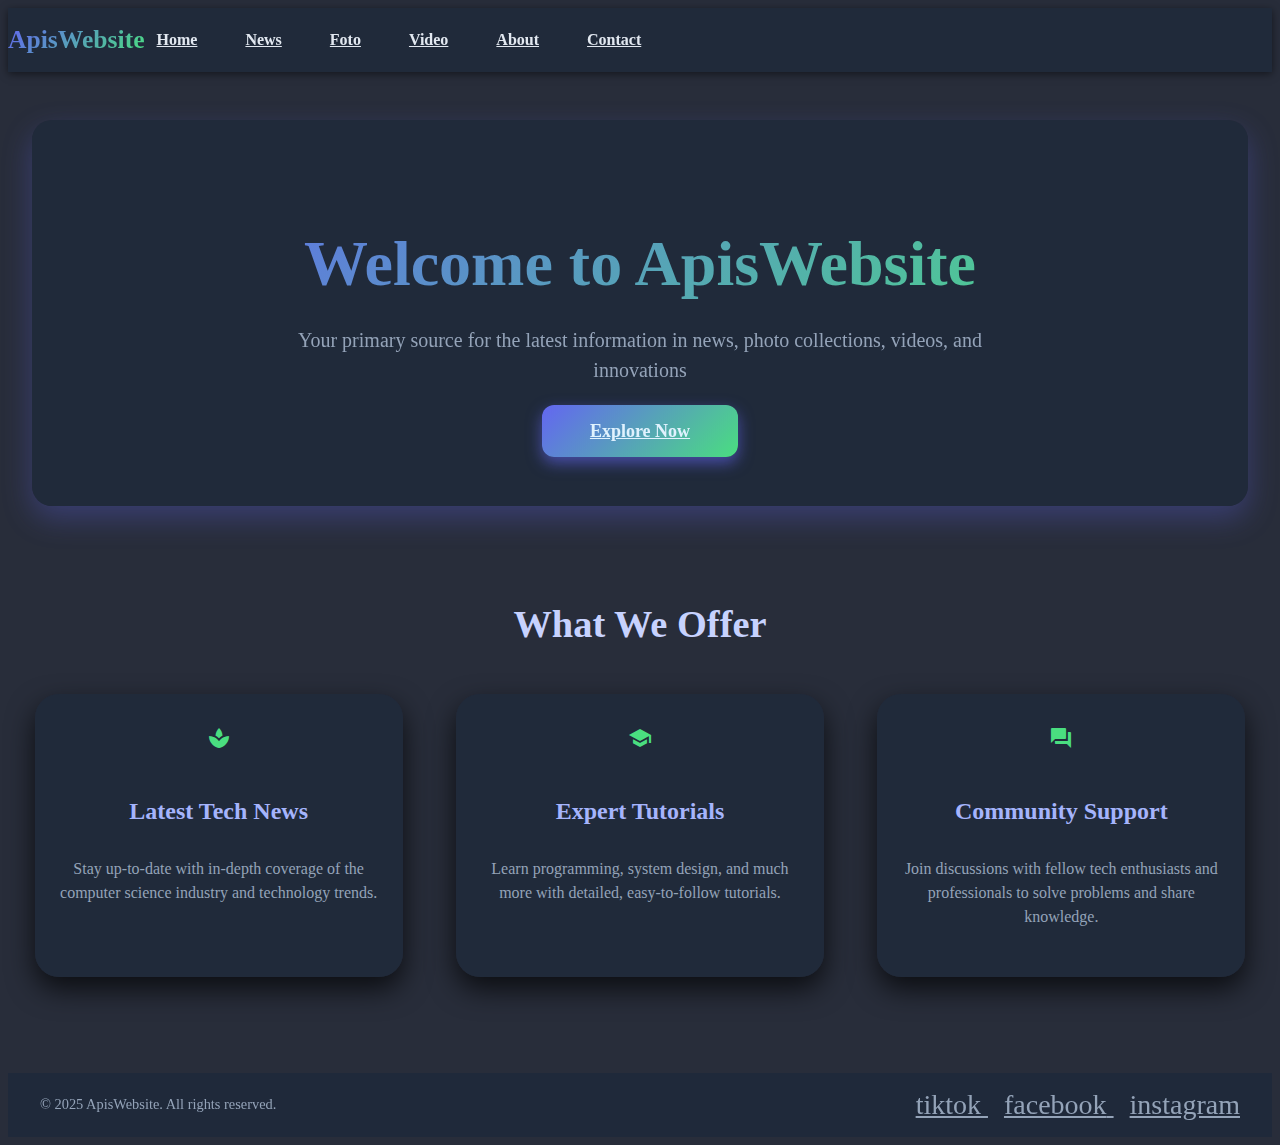
<file: index.html>
<!DOCTYPE html>
          <html>
            <head>
              <title>ApisWebsite - Home</title>
              <link rel="stylesheet" href="style3.css" href="videos.html" href="profile.html" href="contact.html" href="BERITA.html" href="FOTO.html">
              <link
                href="https://fonts.googleapis.com/icon?family=Material+Icons"
                rel="stylesheet"></a>
            </head>
            <body style="background-color: rgb(40, 45, 58);">
              <header role="banner" class="header">
                <div class="container header-container">
                  <a href="index.html" class="brand" aria-label="Apis homepage"
                    >ApisWebsite</a
                  >
                  <nav
                    role="navigation"  
                    aria-label="Primary navigation" 
                    class="nav"
                  >
                    <a href="index.html" class="nav-link" tabindex="0">Home</a>
                    <a href="BERITA.html" class="nav-link" tabindex="0">News</a>
                    <a href="FOTO.html" class="nav-link" tabindex="0"
                      >Foto</a
                    >
                    <a href="galerivideo.html" class="nav-link" tabindex="0"
                      >Video</a
                    >
                    <a href="profile.html" class="nav-link" tabindex="0"
                      >About</a
                    >
                    <a href="contact.html" class="nav-link" tabindex="0"
                      >Contact</a
                    >
                  </nav>
                </div>
              </header>

              <main class="main-content">
                <section class="hero">
                  <div class="container hero-content">
                    <h1>Welcome to ApisWebsite</h1>
                    <p>
                      Your primary source for the latest information in news,
                      photo collections, videos, and innovations
                    </p>
                    <a href="#" class="btn-primary" role="button"
                      >Explore Now</a
                    >
                  </div>
                </section>

                <section class="features container">
                  <h2 class="section-title">What We Offer</h2>
                  <div class="features-grid">
                    <article class="feature-card" tabindex="0">
                      <span
                        class="material-icons feature-icon"
                        aria-hidden="true"
                        >newspaper</span
                      >
                      <h3>Latest Tech News</h3>
                      <p>
                        Stay up-to-date with in-depth coverage of the computer
                        science industry and technology trends.
                      </p>
                    </article>

                    <article class="feature-card" tabindex="0">
                      <span
                        class="material-icons feature-icon"
                        aria-hidden="true"
                        >school</span
                      >
                      <h3>Expert Tutorials</h3>
                      <p>
                        Learn programming, system design, and much more with
                        detailed, easy-to-follow tutorials.
                      </p>
                    </article>

                    <article class="feature-card" tabindex="0">
                      <span
                        class="material-icons feature-icon"
                        aria-hidden="true"
                        >forum</span
                      >
                      <h3>Community Support</h3>
                      <p>
                        Join discussions with fellow tech enthusiasts and
                        professionals to solve problems and share knowledge.
                      </p>
                    </article>
                  </div>
                </section>
              </main>

              <footer class="footer" role="contentinfo">
                <div class="container footer-content">
                  <p>&copy; 2025 ApisWebsite. All rights reserved.</p>
                  <nav aria-label="social media">
                    <a
                      href="#"
                      class="social-link"
                      aria-label="Visit Apis Tiktok"
                    >
                      <span class="material-icons-outlined">tiktok</span>
                    </a>
                    <a
                      href="#"
                      class="social-link"
                      aria-label="Visit Apis Facebook"
                    >
                      <span class="material-icons-outlined">facebook</span>
                    </a>
                    <a
                      href=""
                      class="social-link"
                      aria-label="Visit Apis Instagram"
                      
                    >
                      <span class="material-icons-outlined">instagram</span>
                    </a>
                  </nav>
                </div>
              </footer>
            </body>
          </html>
        </nav>
      </div>
    </header>
  </body>
</html>
</file>
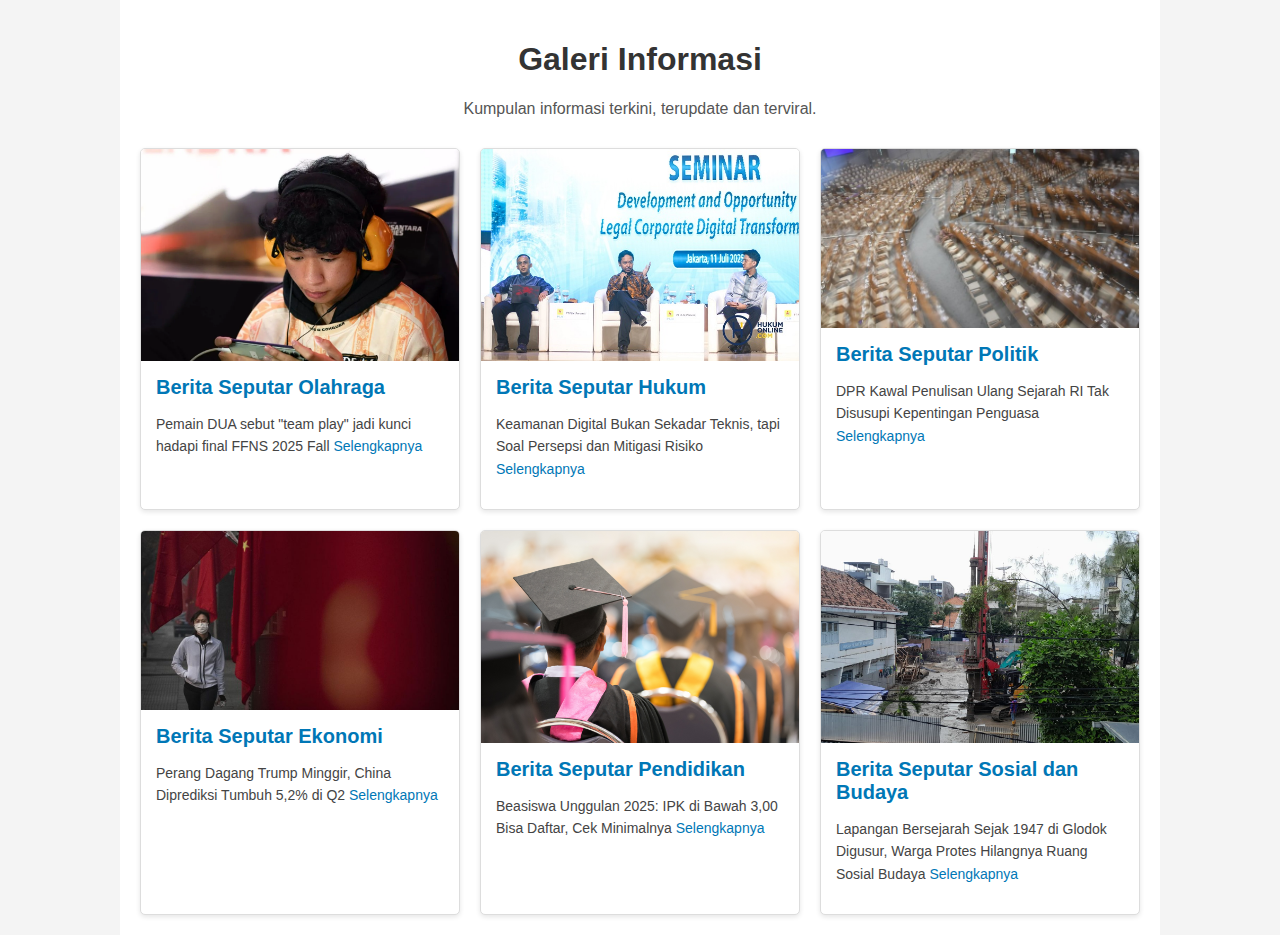
<file: BERITA.html>
<!DOCTYPE html>
<html>  
<head>
    <title>Galeri Informasi</title>
    <link rel="stylesheet" href="style2.css">
</head>
<body>

<main class="container" role="main" aria-label="Galeri Informasi">
    <h1>Galeri Informasi</h1>
    <p class="description">Kumpulan informasi terkini, terupdate dan terviral.</p>

    <section class="gallery-grid">
        <article class="card" tabindex="0" aria-label="Teknologi Informasi">
            <img src="olahraga.webp" alt="Teknologi" loading="lazy">
            <div class="card-body">
                <h2 class="card-title">Berita Seputar Olahraga</h2>
                <p class="card-desc">
                    Pemain DUA sebut "team play" jadi kunci hadapi final FFNS 2025 Fall
                    <a href="https://www.antaranews.com/berita/4962837/pemain-dua-sebut-team-play-jadi-kunci-hadapi-final-ffns-2025-fall">Selengkapnya</a>
                </p>
            </div>
        </article>

        <article class="card" tabindex="0" aria-label="Teknologi Informasi">
            <img src="hukum.jpg" alt="Teknologi" loading="lazy">
            <div class="card-body">
                <h2 class="card-title">Berita Seputar Hukum</h2>
                <p class="card-desc">
                   Keamanan Digital Bukan Sekadar Teknis, tapi Soal Persepsi dan Mitigasi Risiko
                    <a href="https://www.hukumonline.com/berita/a/keamanan-digital-bukan-sekadar-teknis--tapi-soal-persepsi-dan-mitigasi-risiko-lt687135ba240d1/">Selengkapnya</a>
                 </p>   
             </div>
        </article>


        <article class="card" tabindex="0" aria-label="Teknologi Informasi">
            <img src="politik.jpeg" alt="Teknologi" loading="lazy">
            <div class="card-body">
                <h2 class="card-title">Berita Seputar Politik</h2>
                <p class="card-desc">
                    DPR Kawal Penulisan Ulang Sejarah RI Tak Disusupi Kepentingan Penguasa
                    <a href="https://www.cnnindonesia.com/nasional/20250712162248-32-1249940/dpr-kawal-penulisan-ulang-sejarah-ri-tak-disusupi-kepentingan-penguasa">Selengkapnya</a>

                </p>
            </div>
        </article>

     <article class="card" tabindex="0" aria-label="Teknologi Informasi">
            <img src="ekonomi.jpeg" alt="Teknologi" loading="lazy">
            <div class="card-body">
                <h2 class="card-title">Berita Seputar Ekonomi</h2>
                <p class="card-desc">
                    Perang Dagang Trump Minggir, China Diprediksi Tumbuh 5,2% di Q2
                    <a href="https://www.cnbcindonesia.com/news/20250711121617-4-648297/perang-dagang-trump-minggir-china-diprediksi-tumbuh-52-di-q2">Selengkapnya</a>

                </p>
            </div>
        </article>

     <article class="card" tabindex="0" aria-label="Teknologi Informasi">
            <img src="pendidikan.png" alt="Teknologi" loading="lazy">
            <div class="card-body">
                <h2 class="card-title">Berita Seputar Pendidikan</h2>
                <p class="card-desc">
                   Beasiswa Unggulan 2025: IPK di Bawah 3,00 Bisa Daftar, Cek Minimalnya
                    <a href="https://www.kompas.com/edu/read/2025/07/13/130600471/beasiswa-unggulan-2025--ipk-di-bawah-3-00-bisa-daftar-cek-minimalnya">Selengkapnya</a>
                </p>
            </div>
     </article>

     <article class="card" tabindex="0" aria-label="Teknologi Informasi">
            <img src="sosial.jpg" alt="Teknologi" loading="lazy">
            <div class="card-body">
                <h2 class="card-title">Berita Seputar Sosial dan Budaya</h2>
                <p class="card-desc">
                  Lapangan Bersejarah Sejak 1947 di Glodok Digusur, Warga Protes Hilangnya Ruang Sosial Budaya
                    <a href="https://megapolitan.kompas.com/read/2025/06/19/22403261/lapangan-bersejarah-sejak-1947-di-glodok-digusur-warga-protes-hilangnya">Selengkapnya</a>

</main>

</body>
</html>
</file>
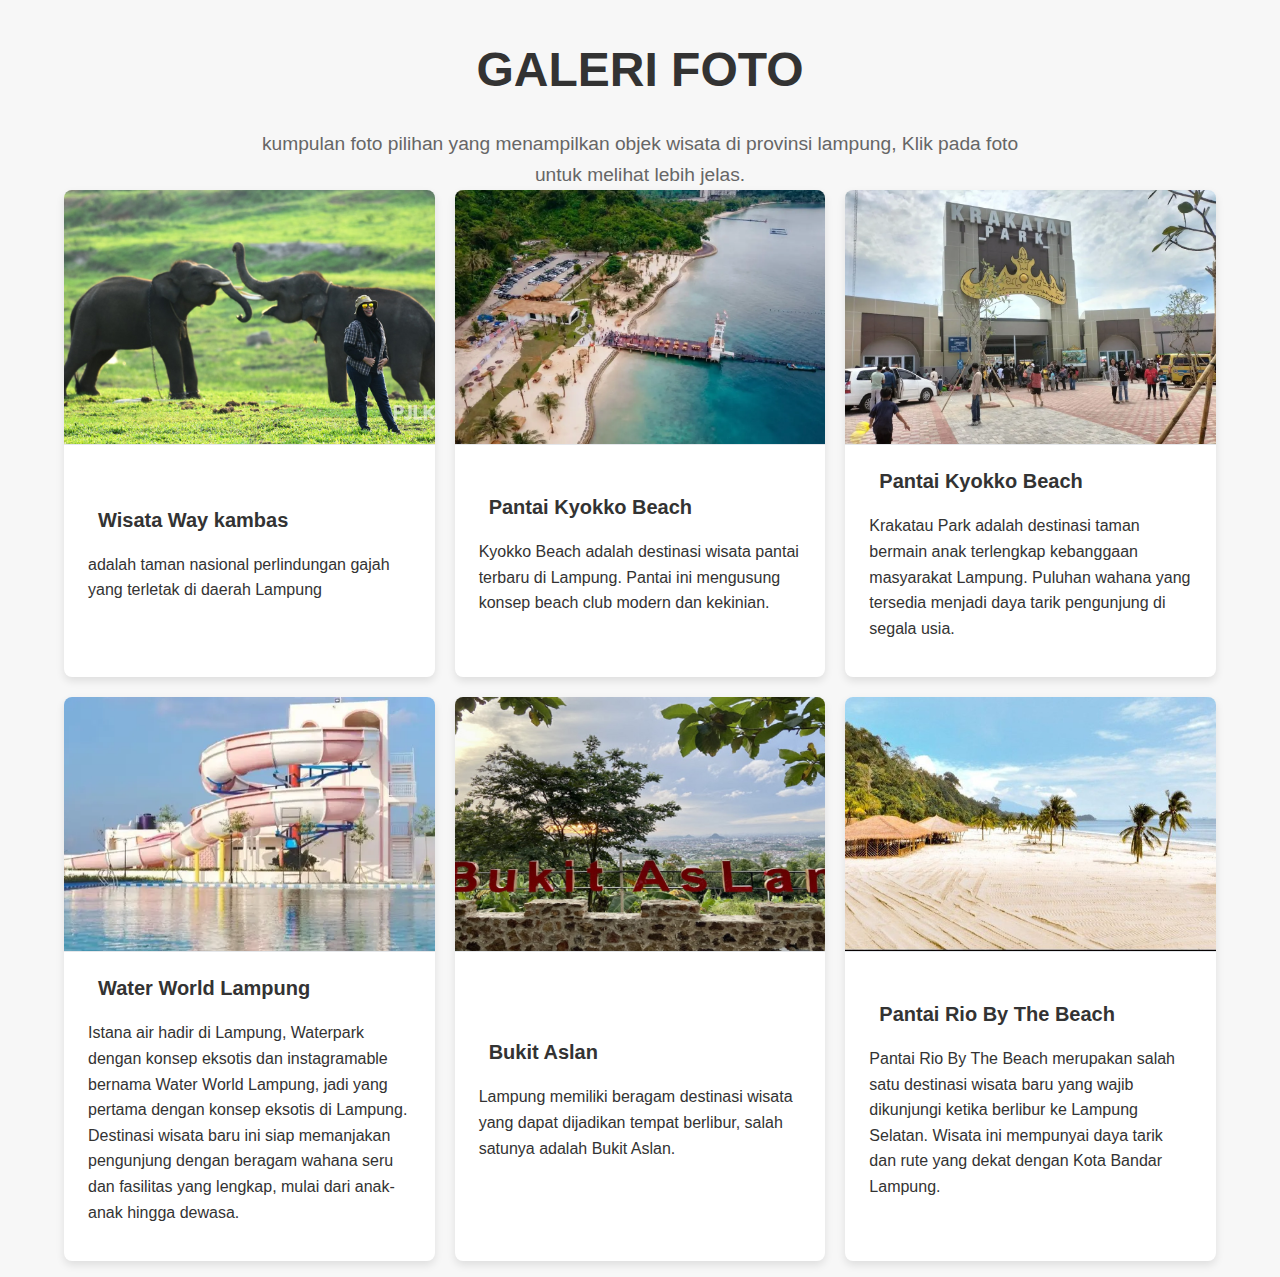
<file: FOTO.html>
<!DOCTYPE html>
<html lang="en">
<head>
    <link rel="stylesheet" href="style.css">
    <meta charset="UTF-8">
    <meta name="viewport" content="width=device-width, initial-scale=1.0">
    <title>Document</title>
</head>
<body>
    <main class="container" role="main" aria-label="galeri foto">
      <h1>GALERI FOTO</h1>
     <P class="description"> kumpulan foto pilihan yang menampilkan objek wisata di provinsi lampung, Klik pada foto untuk melihat lebih jelas.</P>
     <section class="gallery-grid">
        <article class="card" tabindex="0" aria-label="way kambas">
         
         <img src="./foto.jpg" alt="way kambas" loading="lazy" height="255" width="258">
         <div class="card-body">
            <h2 class="card-title">Wisata Way kambas</h2>
            <P>adalah taman nasional perlindungan gajah yang terletak di daerah Lampung </P>
         </div>
        </article>
        <article class="card" tabindex="0" aria-label="way kambas">
            <img src="./pantai.webp" alt="pantai kyoko beach" loading="lazy" height="255" width="250">
            <div class="card-body">
               <h2 class="card-title">Pantai Kyokko Beach</h2>
               <P>Kyokko Beach adalah destinasi wisata pantai terbaru di Lampung. Pantai ini mengusung konsep beach club modern dan kekinian.   </P>
            </div>
           </article>
           <article class="card" tabindex="0" aria-label="way kambas">
            <img src="./KRAKATAU.webp" alt="Krakatau Park" loading="lazy" height="255" width="250">
            <div class="card-body">
               <h2 class="card-title">Pantai Kyokko Beach</h2>
               <P>Krakatau Park adalah destinasi taman bermain anak terlengkap kebanggaan masyarakat Lampung. Puluhan wahana yang tersedia menjadi daya tarik pengunjung di segala usia.   </P>
            </div>
           </article>
           <article class="card" tabindex="0" aria-label="way kambas">
            <img src="./waterboom.webp" alt="pantai kyoko beach" loading="lazy" height="255" width="250">
            <div class="card-body">
               <h2 class="card-title">Water World Lampung</h2>
               <P> Istana air hadir di Lampung, Waterpark dengan konsep eksotis dan instagramable bernama Water World Lampung, jadi yang pertama dengan konsep eksotis di Lampung. Destinasi wisata baru ini siap memanjakan pengunjung dengan beragam wahana seru dan fasilitas yang lengkap, mulai dari anak-anak hingga dewasa.</P>
            </div>
           </article>
           <article class="card" tabindex="0" aria-label="way kambas">
            <img src="./bukit aslan.jpg" alt="Bukit Aslan" loading="lazy" height="255" width="250">
            <div class="card-body">
               <h2 class="card-title">Bukit Aslan</h2>
               <P>Lampung memiliki beragam destinasi wisata yang dapat dijadikan tempat berlibur, salah satunya adalah Bukit Aslan.</P>
            </div>
           </article>
           <article class="card" tabindex="0" aria-label="way kambas">
            <img src="./rio.jpeg" alt="Pantai Rio By The Beach" loading="lazy" height="255" width="250">
            <div class="card-body">
               <h2 class="card-title">Pantai Rio By The Beach</h2>
               <P>Pantai Rio By The Beach merupakan salah satu destinasi wisata baru yang wajib dikunjungi ketika berlibur ke Lampung Selatan. Wisata ini mempunyai daya tarik dan rute yang dekat dengan Kota Bandar Lampung.</P>
            </div>
           </article>
     </section>
     </P>
    </main>
</body>
</html>
</file>
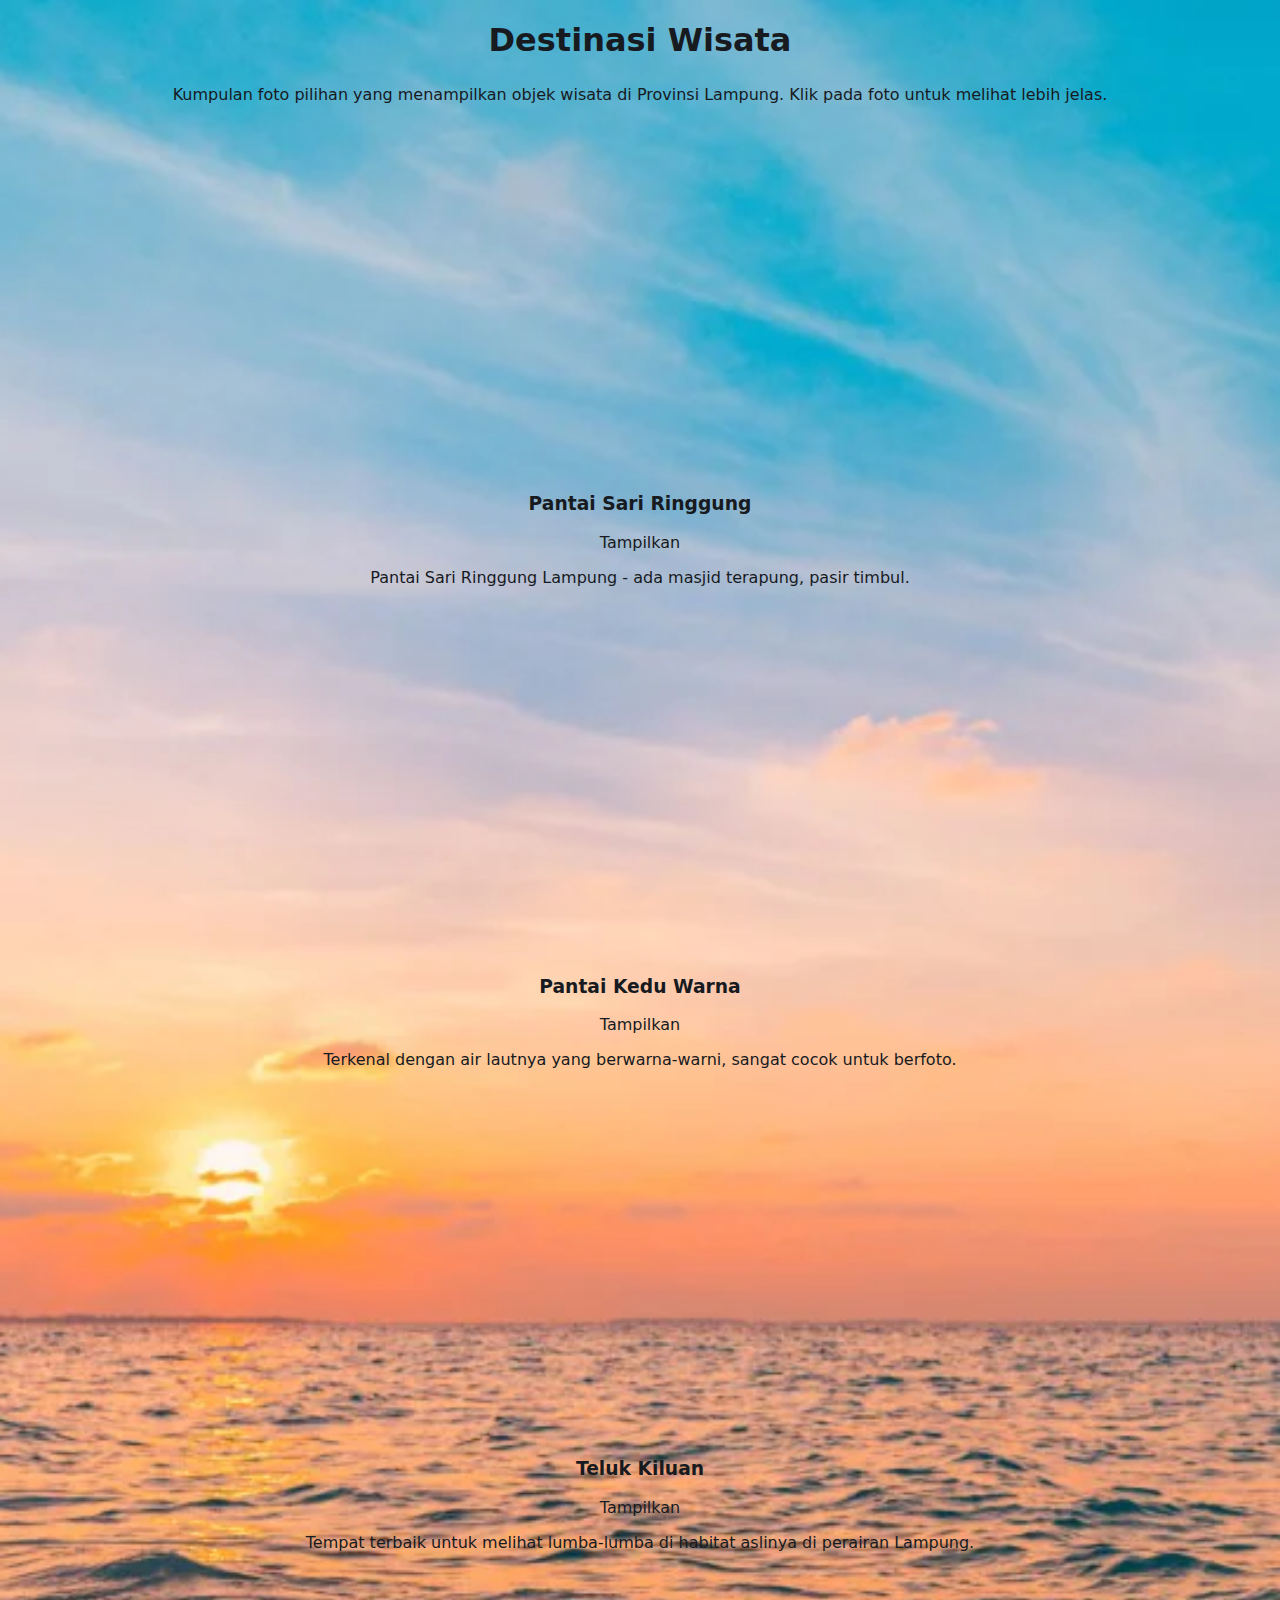
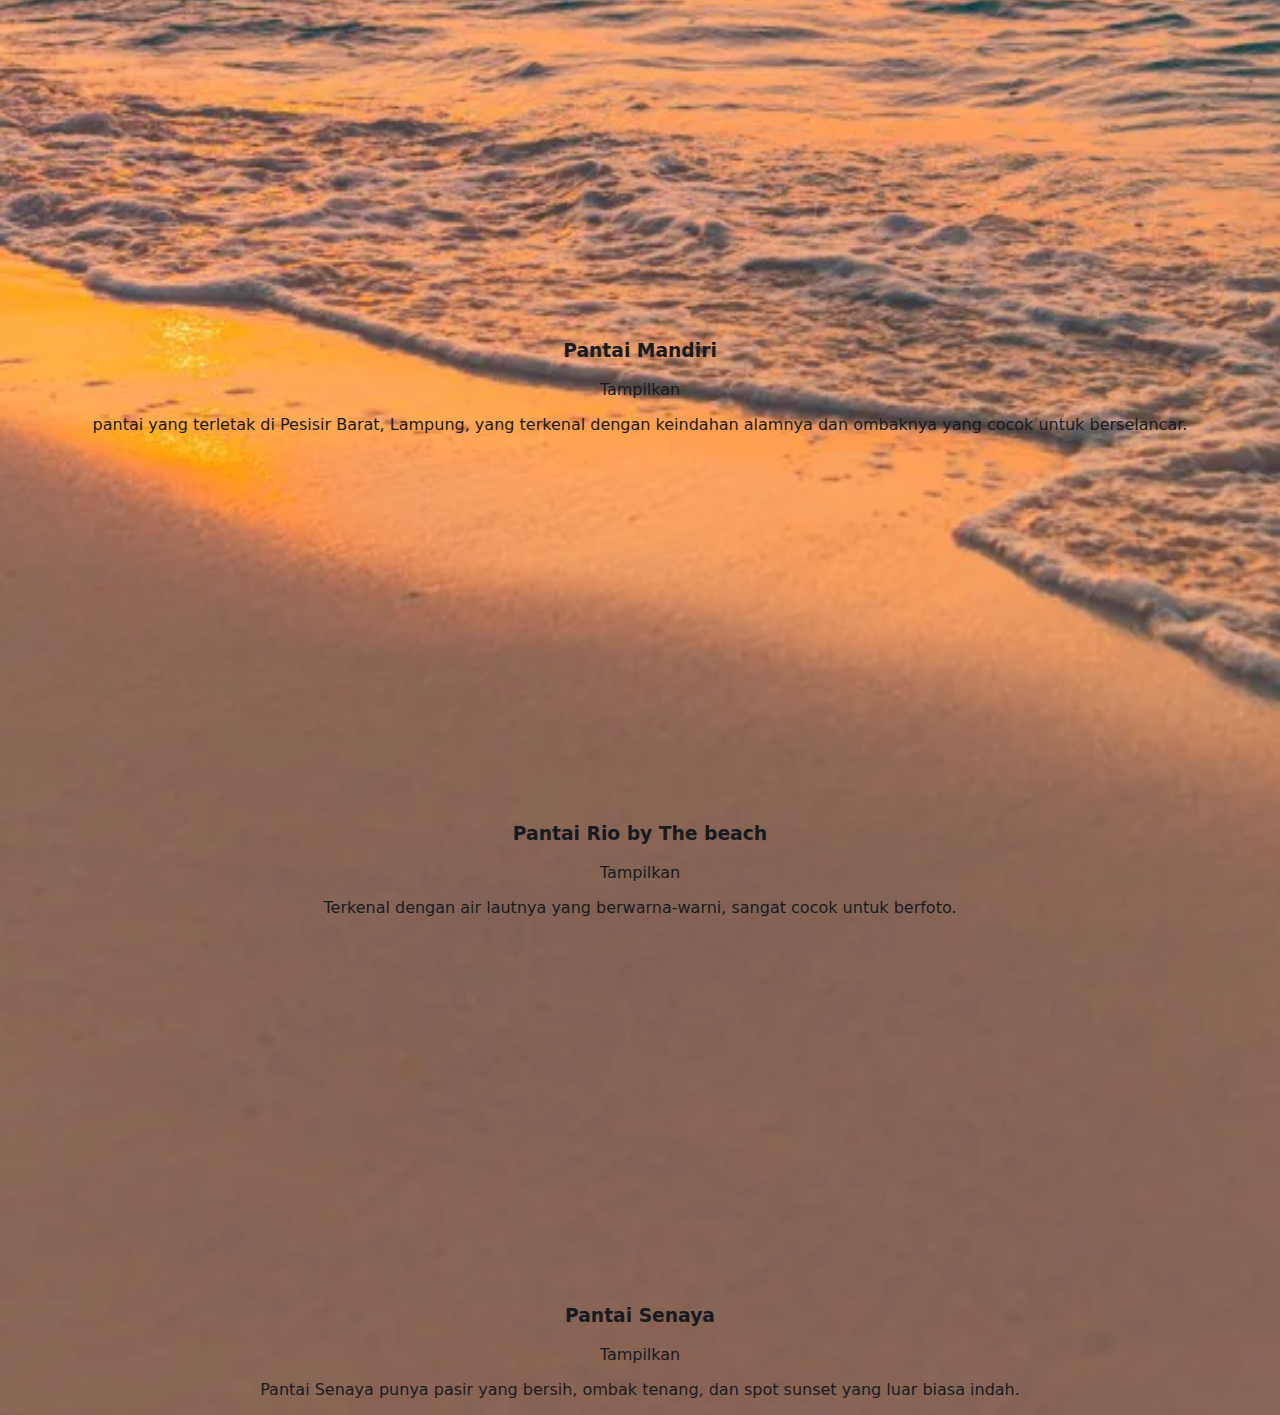
<file: galerivideo.html>
<!DOCTYPE html>
<html lang="id">
  <head>
    <meta charset="UTF-8" />
    <meta name="viewport" content="width=device-width, initial-scale=1.0" />
    <title>Galeri Pantai Lampung</title>
    <link rel="stylesheet" href="style1.css" />
  </head>
  <body
    style="
      background-image: url(pentei.webp);
      background-size: cover;
      background-repeat: no-repeat;
      background-position: center;
    "
  >
    <h1>Destinasi Wisata</h1>
    <p>
      Kumpulan foto pilihan yang menampilkan objek wisata di Provinsi Lampung.
      Klik pada foto untuk melihat lebih jelas.
    </p>

    <div class="gallery">
      <!-- Pantai Sari Ringgung -->
      <div class="card">
        <iframe
          width="850"
          height="350"
          src="https://www.youtube.com/embed/uExsY5aYpEs?si=BHPnpcgqkiUR8RUY"
          title="YouTube video player"
          frameborder="0"
          allow="accelerometer; autoplay; clipboard-write; encrypted-media; gyroscope; picture-in-picture; web-share"
          referrerpolicy="strict-origin-when-cross-origin"
          allowfullscreen
        ></iframe>
        <h3>Pantai Sari Ringgung</h3>
        <p>
          <a href="https://youtu.be/uExsY5aYpEs?si=6sN1QDqCOEYi9m3G"
            >Tampilkan</a
          >
        </p>
        <p>Pantai Sari Ringgung Lampung - ada masjid terapung, pasir timbul.</p>
      </div>

      <!-- Pantai Kedu Warna -->
      <div class="card">
        <iframe
          width="850"
          height="350"
          src="https://www.youtube.com/embed/kbiCiyS90_0?si=bp5eOZEB_7YtEr-p"
          title="YouTube video player"
          frameborder="0"
          allow="accelerometer; autoplay; clipboard-write; encrypted-media; gyroscope; picture-in-picture; web-share"
          referrerpolicy="strict-origin-when-cross-origin"
          allowfullscreen
        ></iframe>
        <h3>Pantai Kedu Warna</h3>
        <p>
          <a href="https://youtu.be/kbiCiyS90_0?si=gw85MjmdvjxFrzxF"
            >Tampilkan</a
          >
        </p>
        <p>
          Terkenal dengan air lautnya yang berwarna-warni, sangat cocok untuk
          berfoto.
        </p>
      </div>

      <!-- Teluk Kiluan -->
      <div class="card">
        <iframe
          width="850"
          height="350"
          src="https://www.youtube.com/embed/pJDRe8yB5vc?si=IVxUCP-xOOSYcQCp"
          title="YouTube video player"
          frameborder="0"
          allow="accelerometer; autoplay; clipboard-write; encrypted-media; gyroscope; picture-in-picture; web-share"
          referrerpolicy="strict-origin-when-cross-origin"
          allowfullscreen
        ></iframe>
        <h3>Teluk Kiluan</h3>
        <p>
          <a href="https://youtu.be/zAhhWxGhYoA?si=VZPtnUggqPGDYxL0"
            >Tampilkan</a
          >
        </p>
        <p>
          Tempat terbaik untuk melihat lumba-lumba di habitat aslinya di
          perairan Lampung.
        </p>
      </div>

      <!-- Pantai Mandiri Krui-->
      <div class="card">
        <iframe
          width="850"
          height="350"
          src="https://www.youtube.com/embed/EUzmJdMkYDE?si=R1Zkl3yjHqocpHtd"
          title="YouTube video player"
          frameborder="0"
          allow="accelerometer; autoplay; clipboard-write; encrypted-media; gyroscope; picture-in-picture; web-share"
          referrerpolicy="strict-origin-when-cross-origin"
          allowfullscreen
        ></iframe>
        <h3>Pantai Mandiri</h3>
        <p>
          <a href="https://youtu.be/EUzmJdMkYDE?si=u-7t_vEZwVk0IvQs"
            >Tampilkan</a
          >
        </p>
        <p>
          pantai yang terletak di Pesisir Barat, Lampung, yang terkenal dengan
          keindahan alamnya dan ombaknya yang cocok untuk berselancar.
        </p>
      </div>

      <!-- Pantai Rio By The beach -->
      <div class="card">
        <iframe
          width="850"
          height="350"
          src="https://www.youtube.com/embed/pMeSfI3dxqE?si=7e1vjONGl5wRHVeV"
          title="YouTube video player"
          frameborder="0"
          allow="accelerometer; autoplay; clipboard-write; encrypted-media; gyroscope; picture-in-picture; web-share"
          referrerpolicy="strict-origin-when-cross-origin"
          allowfullscreen
        ></iframe>
        <h3>Pantai Rio by The beach</h3>
        <p>
          <a href="https://youtu.be/pMeSfI3dxqE?si=ZWzbyOzQnRx_DkRv"
            >Tampilkan</a
          >
        </p>
        <p>
          Terkenal dengan air lautnya yang berwarna-warni, sangat cocok untuk
          berfoto.
        </p>
      </div>

      <!-- Pantai senaya -->
      <div class="card">
        <iframe
          width="850"
          height="350"
          src="https://www.youtube.com/embed/VJuNm8qcuLY?si=18I73cPJ9Fr5jiPm"
          title="YouTube video player"
          frameborder="0"
          allow="accelerometer; autoplay; clipboard-write; encrypted-media; gyroscope; picture-in-picture; web-share"
          referrerpolicy="strict-origin-when-cross-origin"
          allowfullscreen
        ></iframe>
        <h3>Pantai Senaya</h3>
        <p>
          <a href="https://youtu.be/VJuNm8qcuLY?si=n5KfBPVhXDlpRfYz"
            >Tampilkan</a
          >
        </p>
        <p>
          Pantai Senaya punya pasir yang bersih, ombak tenang, dan spot sunset
          yang luar biasa indah.
        </p>
      </div>
    </div>
  </body>
</html>
</file>
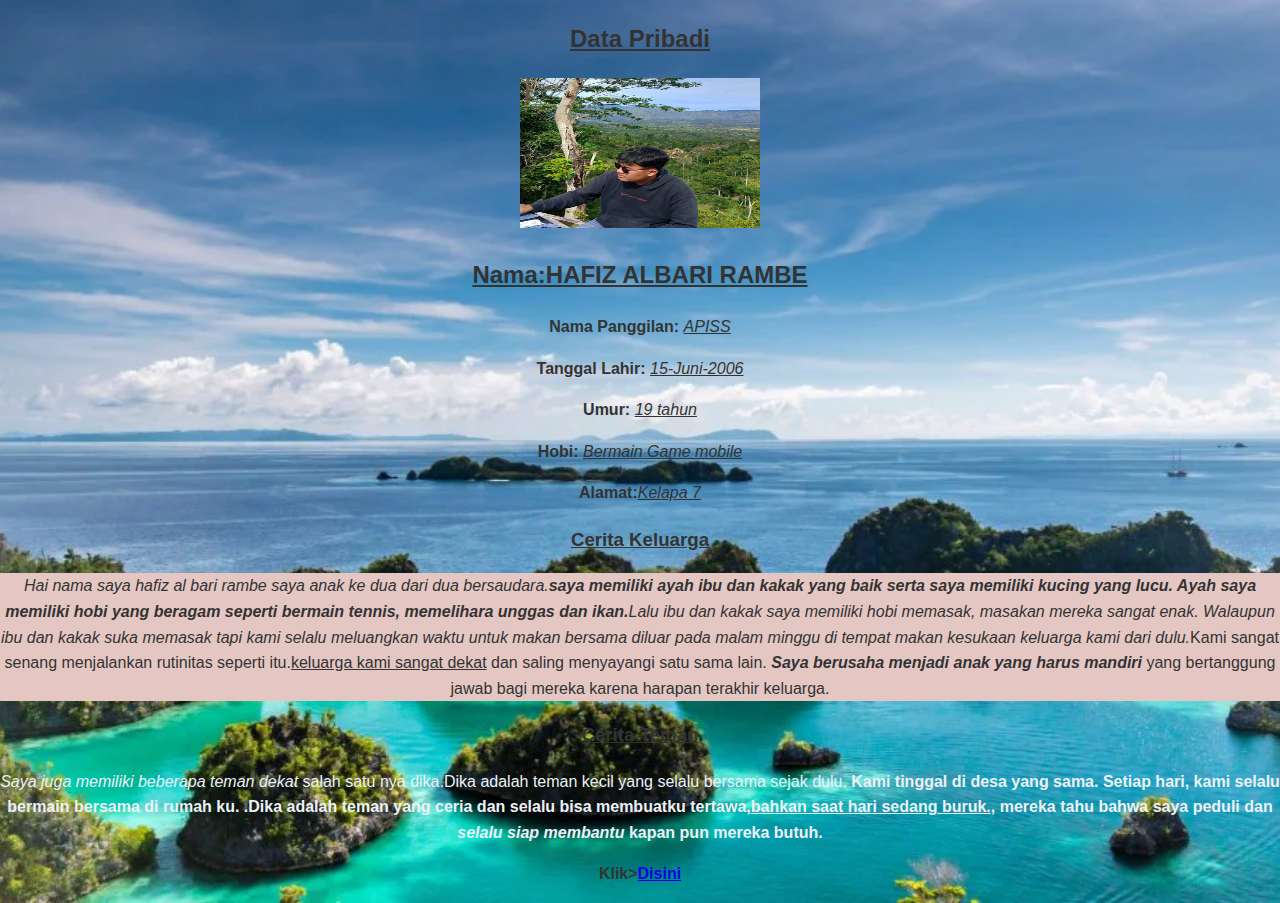
<file: profile.html>
<!DOCTYPE html>
<html>
<head>
    <link rel="stylesheet" href="style.css">
    <title>Profil dan Cerita HAFIZ ALBARI RAMBE </title>
</head>
<body style="text-align: center; font-family: Arial, sans-serif; background-image: url(pemandangan.webp);
background-size: cover;
background-repeat: no-repeat;
background-position: center;">

    <h2><strong><u>Data Pribadi</u></strong></h2>
    <img src="./fotoo.jpeg" width="240" height="150">

    <h2><strong><u>Nama:HAFIZ ALBARI RAMBE</u></strong></h2>
    <p><strong>Nama Panggilan:</strong> <u><em>APISS</em></u></p>
    <p><strong>Tanggal Lahir:</strong> <u><em>15-Juni-2006</em></u></p>
    <p><strong>Umur:</strong> <u><em>19 tahun</em></u></p>  
    <p><strong>Hobi:</strong> <u><em>Bermain Game mobile</em></u></p> 
    <p><strong>Alamat:</strong><u><em>Kelapa 7
    </em></u></p>


    <h3><strong><u>Cerita Keluarga</u></strong></h3>

        <p style="background-color: rgb(228, 199, 195);">
        <em>Hai nama saya hafiz al bari rambe saya anak ke dua dari dua bersaudara.<strong>saya memiliki ayah ibu dan kakak yang baik serta saya memiliki kucing yang lucu. Ayah saya memiliki hobi yang beragam seperti bermain tennis, memelihara unggas dan ikan.</strong>Lalu ibu dan kakak saya memiliki hobi memasak, masakan mereka sangat enak. Walaupun ibu dan kakak suka memasak tapi kami selalu meluangkan waktu untuk makan bersama diluar pada malam minggu di tempat makan kesukaan keluarga kami dari dulu.</em>Kami sangat senang menjalankan rutinitas seperti itu.<u>keluarga kami sangat dekat</u> dan saling menyayangi satu sama lain. 
        <strong><em>Saya berusaha menjadi anak yang harus mandiri</em></strong> yang bertanggung jawab bagi mereka karena harapan terakhir keluarga.
    </p>

    <h3><strong><u>Cerita Teman</u></strong></h3>
    <p style="color: rgb(236, 241, 247);">
        <em>Saya juga memiliki beberapa teman dekat </em>salah satu nya dika.Dika adalah teman kecil yang selalu bersama sejak dulu.<strong> Kami tinggal di desa yang sama. Setiap hari, kami selalu bermain bersama di rumah ku. <strong></strong>.Dika adalah teman yang ceria dan selalu bisa membuatku tertawa,<u>bahkan saat hari sedang buruk.</u>, mereka tahu bahwa saya peduli dan <strong><em>selalu siap membantu</em></strong> kapan pun mereka butuh.
    </p>
    <p>Klik><a href="https://www.instagram.com/c4llmepis_?igsh=YXowN3JrNDdoNHIz">Disini</a><a href="http://"></a>
    <p><body bgcolor="Sky bkue"></body></p>

</body>
</html>
</file>
<file: style2.css>
body {
  font-family: Arial, sans-serif;
  background-color: #f4f4f4;
  margin: 0;
  padding: 0;
}

.container {
  max-width: 1000px;
  margin: 0 auto;
  padding: 20px;
  background-color: white;
}

h1 {
  text-align: center;
  color: #333;
}

.description {
  text-align: center;
  margin-bottom: 30px;
  color: #555;
}

.gallery-grid {
  display: grid;
  grid-template-columns: repeat(auto-fit, minmax(300px, 1fr));
  gap: 20px;
}

.card {
  background-color: #ffffff;
  border: 1px solid #ddd;
  border-radius: 5px;
  overflow: hidden;
  box-shadow: 0 2px 5px rgba(0, 0, 0, 0.1);
  transition: transform 0.3s ease;
}

.card:hover {
  transform: scale(1.02);
}

.card img {
  width: 100%;
  height: auto;
  display: block;
}

.card-body {
  padding: 15px;
}

.card-title {
  font-size: 20px;
  margin: 0 0 10px;
  color: #0077b6;
}

.card-desc {
  font-size: 14px;
  color: #444;
  line-height: 1.6;
}

.card-desc a {
  color: #0077b6;
  text-decoration: none;
}

.card-desc a:hover {
  text-decoration: underline;
}
</file>
<file: style.css>
* {
  box-sizing: border-box;
}

body {
  margin: 0;
  font-family: "trebuchet ms", "lucida sans unicode", "lucida grande",
    "lucida sans", Arial, sans-serif;
  background-color: #f7f7f7;
  color: #333;
  font-size: 16px;
  line-height: 1.6;
  -webkit-font-smoothing: antialiased;
  -moz-osx-font-smoothing: grayscale;
  -webkit-text-size-adjust: 100%;
}

.container {
  max-width: 1200px;
  margin: 0 auto;
  padding: 0 1.5em;
}

h1 {
  font-weight: 700;
  font-size: 3em;
  color: #333;
  margin-bottom: 20px;
  text-align: center;
}

p.description {
  max-width: 800px;
  margin: 0 auto;
  color: #666;
  font-size: 1.2em;
  text-align: center;
  user-select: none;
}

.gallery-grid {
  display: grid;
  gap: 20px;
  grid-template-columns: repeat(auto-fit, minmax(280px, 1fr));
}

.card {
  background: #fff;
  border-radius: 8px;
  box-shadow: 0 4px 8px rgba(0, 0, 0, 0.1);
  overflow: hidden;
  display: flex;
  flex-direction: column;
  transition: box-shadow 0.3s cubic-bezier(0.4, 0, 0.2, 1);
  cursor: pointer;
}

.card:hover {
  box-shadow: 0 8px 20px rgba(0, 0, 0, 0.15);
  outline: none;
}

.card img {
  width: 100%;
  aspect-ratio: 4 / 3;
  object-fit: cover;
  display: block;
  border-bottom: 1px solid #e5e7eb;
  user-select: none;
  transition: transform 0.3s ease;
}

.card:hover img,
.card:focus-within img {
  transform: scale(1.05);
}

.card-body {
  padding: 1.25em 1.5em;
  flex-grow: 1;
  display: flex;
  flex-direction: column;
  justify-content: center;
}

.card-title {
  font-weight: 600;
  font-size: 1.25em;
  color: #333;
  margin: 0 0.5em 0;
  user-select: none;
}

.card-desc {
  font-size: 1em;
  color: #6b7280;
  margin: 0;
  user-select: none;
}

@media (max-width: 640px) {
  h1 {
    font-size: 2.75em;
  }
  p.description {
    font-size: 1.125em;
  }
}
</file>
<file: style1.css>
/* Reset and base */
*,
*::before,
*::after {
  box-sizing: border-box;
}

h1 {
  text-align: center;
  margin-bottom: 10px;
}
body {
  text-align: center;
  margin: 0;
  font-family: "Inter", system-ui, sans-serif;
  background: linear-gradient(135deg, #535364 0%, #a0a3aa 100%);
  color: #171a1f;
  min-height: 100vh;
  display: flex;
  flex-direction: column;
}

a {
  color: inherit;
  text-decoration: none;
}

a:focus-visible {
  outline: 2px solid #a5b4fc;
  outline-offset: 2px;
}

.container {
  max-width: 1200px;
  margin-left: auto;
  margin-right: auto;
  padding: 0 24px;
}

/* Scrollbar */
::-webkit-scrollbar {
  width: 8px;
}

::-webkit-scrollbar-track {
  background: #0f172a;
}

::-webkit-scrollbar-thumb {
  background: #1b1b1d;
  border-radius: 4px;
}

/* Header */
.header {
  position: sticky;
  top: 0;
  height: 64px;
  backdrop-filter: blur(16px);
  background: rgba(30, 41, 59, 0.75);
  box-shadow: 0 2px 8px rgba(0, 0, 0, 0.5);
  display: flex;
  align-items: center;
  z-index: 1000;
}

.header-container {
  display: flex;
  justify-content: space-between;
  align-items: center;
}

/* Brand */
.brand {
  font-weight: 900;
  font-size: clamp(1.5rem, 2vw, 2rem);
  background: linear-gradient(135deg, #6366f1 0%, #4ade80 100%);
  -webkit-background-clip: text;
  -webkit-text-fill-color: transparent;
  user-select: none;
}

/* Navigation */
.nav {
  display: flex;
  gap: 24px;
}

.nav-link {
  font-weight: 600;
  font-size: 1rem;
  padding: 8px 12px;
  border-radius: 8px;
  color: #e2e8f0;
  transition: background 0.3s ease;
}

.nav-link:hover,
.nav-link:focus-visible {
  background: rgba(99, 102, 241, 0.3);
}

/* Main content */
.main-content {
  flex: 1;
  display: flex;
  flex-direction: column;
  padding-top: 48px;
}
</file>
